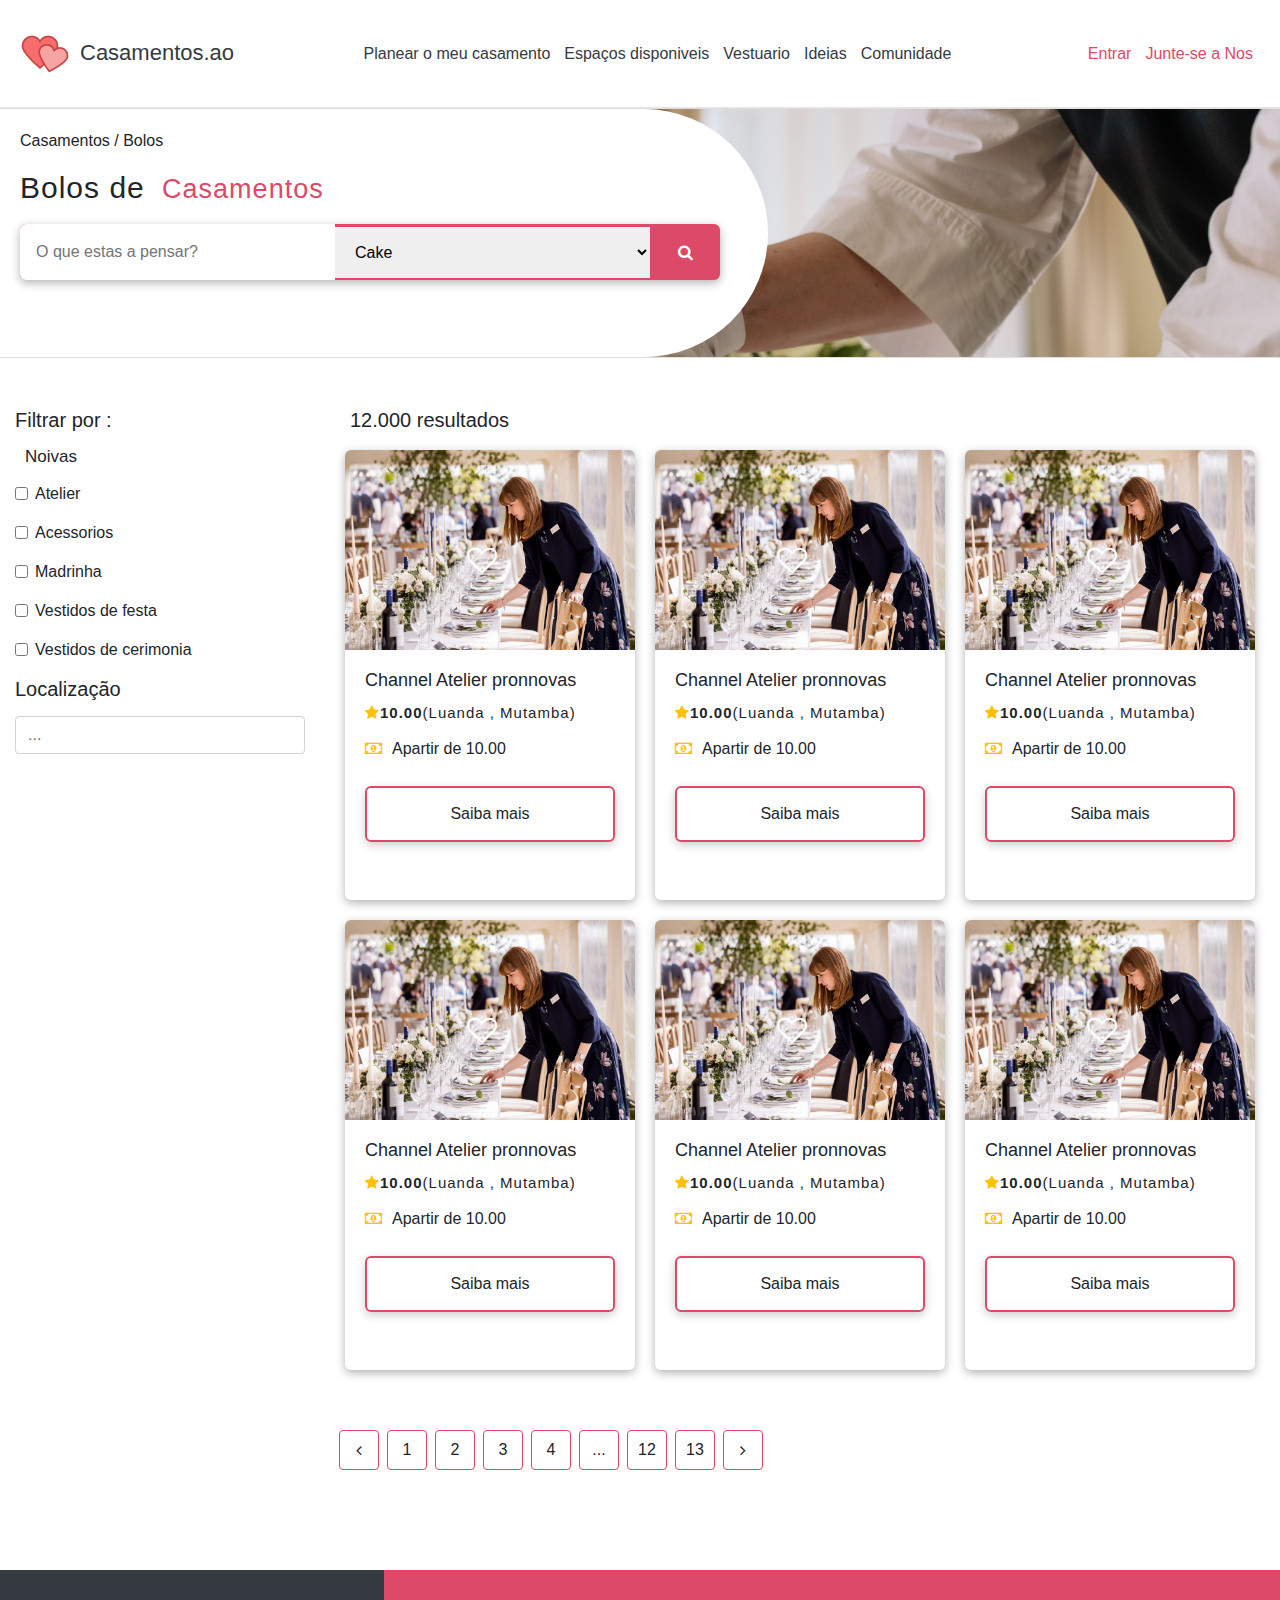
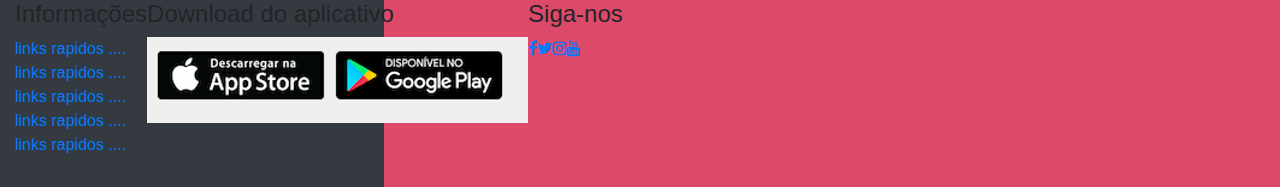
<file: search.html>
<!DOCTYPE html>
<html lang="pt">
<head>
    <meta charset="UTF-8">
    <meta http-equiv="X-UA-Compatible" content="IE=edge">
    <meta name="viewport" content="width=device-width, initial-scale=1.0">
    <link rel="shortcut icon" href="images/logo.png" type="image/x-icon">
    <link rel="stylesheet" href="css/bootstrap.css"> 
    <link rel="stylesheet" href="css/animate.css/animate.min.css">
    <link rel="stylesheet" href="css/style.css">
    <title>Casamentos.ao</title>
</head>
<body>
 <!--navbar--> 
<div class="navbar-weed">
    <div class="wrapper">
    <div class="navbar-items">
        <div class="logo-weed"><a href="index.html"><img src="images/logo.png" alt="">Casamentos.ao</a></div>
        <div class="navbar-weed-links">
            <li class="drop-item">
                <span>Planear o meu casamento</span>
                <section class="drop-menu-item">

                </section>
            </li>
            <li class="drop-item">
                <span>Espaços disponiveis</span>
                <section class="drop-menu-item">

                </section>
            </li>
            <li class="drop-item">
                <span>Vestuario</span>
                <section class="drop-menu-item">

                </section>
            </li>
            <li class="drop-item">
                <span>Ideias</span>
                <section class="drop-menu-item">

                </section>
            </li>
            <li><a href=""><span>Comunidade</span></a></li>
        </div>
        <div class="d-flex">
            <li><a href="">Entrar</a></li>
            <li><a href="">Junte-se a Nos</a></li>
        </div>
    </div>
    </div>
</div> 
<!--Search-->
<div class="search-banner">
    <div class="box">
       <span>Casamentos / Bolos</span><br/>
       <h3 class="title">Bolos de <span>Casamentos</span></h3>
       <form action="search.html" method="get">
         <input type="text" placeholder="O que estas a pensar?" minlength="3" required>
         <select   required><option value="cake">Cake</option></select>
         <button class="btn fa fa-search"></button>
     </form>
    </div>
</div>
<div class="wrapper">
   <div class="section-search">
    <form action="" class="col-lg-3">
      <div class="search-filter">
         <h5>Filtrar por :</h5>
         <ul>
            <h4>Noivas</h4>
            <ul> 
                <div class="form-check">
                    <input class="form-check-input" type="checkbox" value="" id="defaultCheck0">
                    <label class="form-check-label" for="defaultCheck0">
                        Atelier
                    </label>
                  </div>
                <div class="form-check">
                    <input class="form-check-input" type="checkbox" value="" id="defaultCheck1">
                    <label class="form-check-label" for="defaultCheck1">
                        Acessorios
                    </label>
                  </div>
                  <div class="form-check">
                    <input class="form-check-input" type="checkbox" value="" id="defaultCheck2">
                    <label class="form-check-label" for="defaultCheck2">
                        Madrinha
                    </label>
                  </div>
                  <div class="form-check">
                    <input class="form-check-input" type="checkbox" value="" id="defaultCheck3">
                    <label class="form-check-label" for="defaultCheck3">
                        Vestidos de festa
                    </label>
                  </div>
                  <div class="form-check">
                    <input class="form-check-input" type="checkbox" value="" id="defaultCheck4">
                    <label class="form-check-label" for="defaultCheck4">
                        Vestidos de cerimonia
                    </label>
                  </div>  
            </ul>
         </ul>
         <ul>
            <h5>Localização</h5>
            <ul>
               <input type="text" placeholder="..." class="form-control">
            </ul>
         </ul>
    </div>
    </form>
      <div class="search-content col-lg-9">
         <div class="col-lg-12"><h5>12.000 resultados</h5></div>
         <aside class="content-area">
             <article class="box-result">
                      <img src="./images/Golding-Redding_11.05.19_167.jpg" alt="">
                      <div class="like fa fa-heart-o"></div>
                      <div class="dets">
                         <h5>Channel Atelier pronnovas</h5>
                         <div class="reviews">
                                   <i class="fa fa-star text-warning"></i>
                                   <strong>10.00</strong>
                                   <span>(Luanda , Mutamba)</span>
                           </div>
                           <h6><i class="fa fa-money"></i>Apartir de 10.00</h6>
                           <a href="#" class="btn">Saiba mais</a>
                      </div>
             </article>
             <article class="box-result">
               <img src="./images/Golding-Redding_11.05.19_167.jpg" alt="">
                     <div class="like fa fa-heart-o"></div>
                     <div class="dets">
                        <h5>Channel Atelier pronnovas</h5>
                        <div class="reviews">
                                 <i class="fa fa-star text-warning"></i>
                                 <strong>10.00</strong>
                                 <span>(Luanda , Mutamba)</span>
                        </div>
                        <h6><i class="fa fa-money"></i>Apartir de 10.00</h6>
                        <a href="#" class="btn">Saiba mais</a>
                     </div>
            </article>
            <article class="box-result">
               <img src="./images/Golding-Redding_11.05.19_167.jpg" alt="">
               <div class="like fa fa-heart-o"></div>
               <div class="dets">
                  <h5>Channel Atelier pronnovas</h5>
                  <div class="reviews">
                           <i class="fa fa-star text-warning"></i>
                           <strong>10.00</strong>
                           <span>(Luanda , Mutamba)</span>
                  </div>
                  <h6><i class="fa fa-money"></i>Apartir de 10.00</h6>
                  <a href="#" class="btn">Saiba mais</a>
               </div>
            </article>
            <article class="box-result">
               <img src="./images/Golding-Redding_11.05.19_167.jpg" alt="">
               <div class="like fa fa-heart-o"></div>
               <div class="dets">
                  <h5>Channel Atelier pronnovas</h5>
                  <div class="reviews">
                           <i class="fa fa-star text-warning"></i>
                           <strong>10.00</strong>
                           <span>(Luanda , Mutamba)</span>
                  </div>
                  <h6><i class="fa fa-money"></i>Apartir de 10.00</h6>
                  <a href="#" class="btn">Saiba mais</a>
               </div>
      </article>
      <article class="box-result">
         <img src="./images/Golding-Redding_11.05.19_167.jpg" alt="">
         <div class="like fa fa-heart-o"></div>
         <div class="dets">
            <h5>Channel Atelier pronnovas</h5>
            <div class="reviews">
                     <i class="fa fa-star text-warning"></i>
                     <strong>10.00</strong>
                     <span>(Luanda , Mutamba)</span>
            </div>
            <h6><i class="fa fa-money"></i>Apartir de 10.00</h6>
            <a href="#" class="btn">Saiba mais</a>
         </div>
      </article>
      <article class="box-result">
         <img src="./images/Golding-Redding_11.05.19_167.jpg" alt="">
         <div class="like fa fa-heart-o"></div>
         <div class="dets">
            <h5>Channel Atelier pronnovas</h5>
            <div class="reviews">
                     <i class="fa fa-star text-warning"></i>
                     <strong>10.00</strong>
                     <span>(Luanda , Mutamba)</span>
            </div>
            <h6><i class="fa fa-money"></i>Apartir de 10.00</h6>
            <a href="#" class="btn">Saiba mais</a>
         </div>
      </article>
         </aside>
          <aside class="pagination-area">
                 <button class="btn fa fa-angle-left prevpag" page="prev"></button>
                 <a href="" class="btn" page="1">1</a>
                 <a href="" class="btn" page="2">2</a>
                 <a href="" class="btn" page="3">3</a>
                 <a href="" class="btn" page="4">4</a>
                 <a href="" class="btn" page="null">...</a>
                 <a href="" class="btn" page="12">12</a>
                 <a href="" class="btn" page="13">13</a>
                 <button class="btn fa fa-angle-right nextpage" page="next"></button>
          </aside>
      </div>
   </div>
</div>


<!--Footer-->
<footer >
   <div class="wrapper">
          <div class="row">
                   <ul>
                       <h4>Informações</h4>
                       <a href="#"><li>links rapidos ....</li></a>
                       <a href="#"><li>links rapidos ....</li></a>
                       <a href="#"><li>links rapidos ....</li></a>
                       <a href="#"><li>links rapidos ....</li></a>
                       <a href="#"><li>links rapidos ....</li></a>
                   </ul>
                   <ul>
                       <h4>Download do aplicativo</h4>
                       <li><a href=""><img src="./images/app.PNG" alt=""></a></li> 
                   </ul>
                   <ul>
                       <h4>Siga-nos</h4>
                       <div class="d-flex">
                           <a href=""><li class="icon fa fa-facebook"></li></a>
                           <a href=""><li class="icon fa fa-twitter"></li></a>
                           <a href=""><li class="icon fa fa-instagram"></li></a>
                           <a href=""><li class="icon fa fa-youtube"></li></a>
                       </div>
                   </ul>
          </div>
   </div>
</footer>
<script src="js/main.js"></script>   
</body>
</html>
</file>
<file: css/style.css>
@import url('./bootstrap.css');
@import url('./fontawesome/icon/main.min.css');
:root{
    --weed-blue:#0847bb;
    --weed-blue-dark:rgb(19, 19, 65);
    --weed-main:#dd4969;
    --weed-blue-water:rgb(239, 253, 255);
    --weed-blue-linear-left:linear-gradient(to left , #0058ff, #0091ff);
    --weed-blue-linear:linear-gradient(to right , #0058ff, #0091ff);
    --weed-light:#ffff;
    --weed-gold:rgb(236, 201, 3);
    --weed-grey:rgb(238, 238, 238);
    --weed-silver:rgb(202, 202, 202);
}


*{
    box-sizing: border-box;
    padding:0;
    margin:0;
    outline: none;
}

body , html{
    font-family: 'Poppins', sans-serif;
    text-decoration: none; 
    outline: none;
    list-style: none;
    text-decoration: none;
    outline: none;
}

body ul{
    margin:0;
    padding:0;
    list-style: none;
}


body p{
    font-weight:505;
    letter-spacing:1px;
    font-size:16px;
    line-height:30px;
}


body img, video, audio{
    width:100%; 
}
 
.wrapper{
    width:100%;
    max-width:1300px;
    margin:0 auto;  
}
 
/*NAVBAR STYLE*/
 
body .navbar-weed{
    width:100%;
    height:12vh;
    display: flex;
    align-items: center; 
    position: relative;
    border-bottom:1px solid rgb(231, 229, 229);
}

body .navbar-weed.scrolling-active,
body .navbar-weed.navbar-sticky{
    position: fixed !important;
    top:0 !important;
    left:0 !important;
    box-shadow:0 3px 10px rgba(0,0,0,0.1);
    z-index:1000;
    background:var(--weed-light);
    opacity:100;
}



body .navbar-weed .logo-weed{
    font-size:22px;
    font-weight:505;
    font-family:'Roboto', sans-serif;
}

body .navbar-weed .logo-weed a{
    color:var(--dark);
}

body .navbar-weed .logo-weed img{
    width:50px;
    margin-right: 10px;
}

body .navbar-weed .navbar-items{
   display: flex;
   align-items: center;
   justify-content: space-between;
   padding:20px;
}

body .navbar-weed .navbar-items div{
    display: flex;
    align-items: center;
    justify-content: space-around;
}

body .navbar-weed .navbar-items div li{
    margin:0 7px;
    cursor: pointer;
}

body .navbar-weed .navbar-items div li  span{
    color:var(--dark);
}


body .navbar-items .d-flex a{
    color:var(--weed-main);
}


/* Mega menu*/

body .drop-menu-item.active{
    position: fixed;
    top:12vh;
    left:0;
    width:100%;
    height:auto;
    min-height:300px;
    max-height:500px;
    background-color: var(--weed-light);
    box-shadow:0 3px 10px rgba(0,0,0,0.1); 
    z-index:1000 !important;
    opacity:102;
    transition:all 1s ease-in-out;
    cursor: unset;
}

body .drop-menu-item.active svg{
    transform: rotate(-180deg); 
    margin-bottom: -770px;
}


body .drop-menu-item .drop-menu-container{
    border:1px solid whitesmoke;
    width:100%;
    height:100%;
    padding:20px;
}





/*HERO STYLE*/


.hero-weed{
  position: relative; 
  margin-bottom:30px;
  height:100vh;
}


 

.hero-weed .hero-over{
    width:100%;
    height:90vh;
    position: absolute;
    top:0;
    left:0; 
    padding:20px;
    color:var(--weed-light);
    background:rgba(0,0,0,0.3);
    display: flex;
    flex-direction: column;
    align-items: center;
    justify-content: center;
}

.hero-weed .slide  img{
    height:90vh;
    object-fit: cover;
}


.hero-weed .hero-over .hero-search form{
    background:var(--weed-light);
    border-radius:6px;
    overflow: hidden;
    box-shadow:0 3px 10px rgba(0,0,0,0.3);
    max-width:700px;
    display: flex;
    align-items: center;
    padding:0;
    background:var(--weed-main);
    margin:0 auto;
    z-index: 100;
}

.hero-weed .hero-over .hero-search input{
    padding:15px;
    border: none;
    width:90%;
}

.hero-weed .hero-over .hero-search form .btn{
    background:var(--weed-main);
    color:var(--weed-light);
    padding:15px;
    font-size:20px;
    width:10%;
}
 

.hero-weed .hero-over .hero-controls,
.hero-weed .hero-over .hero-search {
    width:100%;
    margin:10px 0;
    text-align: center;
}


.hero-weed .hero-over .hero-search .search-container{
    max-width:700px; 
    margin:0 auto;
    position: relative; 
}

.hero-weed .hero-over .hero-search .search-container .auto-complete{
    position: absolute;
    top: 50px;
    padding-top: 3px;
    left:0;
    width:100%; 
    max-height: 200px;
    background:var(--weed-light);
    overflow-y: scroll;
    border-bottom-right-radius:6px;
    border-bottom-left-radius:6px; 
    transition:all 1s ease-in-out;
    opacity: 1;
    z-index: 10;
    display: none;
}

.hero-weed .hero-over .hero-search .search-container 
.auto-complete::-webkit-scrollbar{
    width:0;
    background: transparent;
}

.hero-weed .hero-over .hero-search .search-container 
.auto-complete .founded-item{
    padding:14px 10px; 
    border-bottom:1px dashed rgb(218, 217, 217);
    cursor: pointer; 
    text-align: left;
    transition:all 1s ease-in-out;
    opacity: 1;
    position: relative;
    overflow: hidden;
}

.hero-weed .hero-over .hero-search .search-container 
.auto-complete .founded-item h6.title,
.hero-weed .hero-over .hero-search .search-container 
.auto-complete .founded-item h6.title span{
    font-size:15px;
    text-align: left;
    margin:0;
}

 
.hero-weed .hero-over .hero-search .search-container 
.auto-complete .founded-item h6.title{
    color:var(--dark);
}

.hero-weed .hero-over .hero-search .search-container 
.auto-complete .founded-item small{
    font-size:14px;
    color:var(--secondary);
}




.hero-weed .hero-over .hero-search .search-container 
.auto-complete .founded-item img{
   position: absolute;
   top: 40%;
   right:10px;
   width:25px;
   height: 25px;
}





 
.hero-weed .hero-over .wrapper{
    text-align: center;
}

 
.hero-weed .hero-over  p{
    max-width:1100px;
}


.hero-weed  .hero-controls{
    width:80px;
    max-width:100px !important; 
    padding:10px;
    position: absolute;
    left:20px;
}


.hero-weed .hero-controls ul li{
    width:18px;
    border-radius:100%;
    height:18px;
    cursor: pointer;
    margin:10px 0;
    background:var(--weed-light);
    box-shadow:0 3px 10px rgba(0,0,0,0.3);
    transition: all  1s ease; 
}

 

.hero-weed .hero-controls ul li.active{
    background: var(--weed-main);
    transform: scale(1.2);
    border:2px solid var(--weed-light);
}

.hero-weed .hero-slider-author .box{
    transition: all  1s ease;
}

.hero-weed  .box a{
    color:var(--weed-light);
    font-size:15px;
    font-weight:505;
    letter-spacing:1px;
}


.hero-weed .hero-slider-author{ 
    position: absolute;
    top:20px;
    right:20px; 
}



.hero-weed .hero-slider-author span{
    font-size:17px; 
    z-index: 1;
}

.hero-weed .hero-slider-author .box  li{
    margin-top: 8px;
    display: flex; 
    align-items: center;
    z-index: 1;
}

.hero-weed .hero-slider-author img{
    width: 40px;
    height:40px;
    object-fit: cover;
    border:3px solid var(--weed-light);
    box-shadow:0 3px 10px rgba(0,0,0,0.3);
    margin-left:10px;
}


.hero-weed .hero-down{
    position: absolute;
    bottom:20px;
    right:20px;
    font-size:17px;
    z-index:1;
    display: flex;
    align-items: center;
    color:var(--weed-light);
}

.hero-weed .hero-down .fa{
    font-size:25px;
    margin-right:10px;
    text-shadow:0 3px 10px rgba(0,0,0,0.3);
    color: var(--weed-main);
}

.hero-weed .hero-down .fa-heart{
    position: relative;
}



/* Text area*/

body .title{
    font-size:30px;
    letter-spacing:1px;
    line-height:30px;
    margin:20px 0;
    text-align: center;
    max-width:650px;
    font-weight:501;
}

body .title span{
    font-size:27px;
    margin:0 8px;
    color:var(--weed-main);
}

body .Inner-text-weed{
    position: relative;
    display: flex; 
    margin:20px 0;
}


body .column{
    width:100%;
    display: flex;
    align-items: center;
    justify-content: center;
    flex-direction: column;
    text-align: center;
}
 
body  div .heart-float{ 
    background-image: url('../images/icons/hearts.png');
    background-repeat: no-repeat;
    width:70px;
    height:70px;
    background-size: cover;
    transform: rotate(10deg);
    position: absolute;
    top:20px;
    transition:all 1s ease-in-out; 
}

body .anpop{
    animation:pop 7s ease-in-out infinite;
}

@keyframes pop {
    0%{
        transform: scale(1);
    }
 30%{
     transform: scale(1.2);
 }
 60%{
     transform: scale(1.1);
 }
 90%{
     transform: scale(1.2);
 }
}
 
body  div .heart-float.left{
    left:20px;
}

body  div .heart-float.right{
    right:20px;
}


body .description{
    font-size:17px;
    letter-spacing:1px;
    max-width:700px;
    color:var(--secondary);
}

body .description .fa{
    color:var(--weed-main);
    font-size:15px;
    margin:0 2px;
}
 

/*Tools Area */

body .tools-area{
    margin:20px 0; 
}
 

body .tools-area  .tools-content{
   display: flex;
   align-items: center;
   justify-content: center; 
   flex-wrap: wrap;
   text-align: center;
   padding:50px 0;
}

body  .tools-area .tool-card{
    max-width:220px; 
    margin:10px;
}

body  .tools-area .tool-card img{
    width:60px;
}

body  .tools-area .tool-card  h3{
    font-size:17px;
    margin:10px 0;
    max-width:230px;
    line-height:31px;
    color:var(--dark);
}

 /*inspired" */

 body .inspired{
     width:100%;
     margin:20px 0;
 }

 body div .bg-white{
     display: flex;
     align-items: center;
     justify-content: center;
     text-align: center;
     flex-direction: column; 
 }

 body .inspired .cards-container{
     display: flex;
     align-items: center;   
     margin:20px 0; 
    padding:0 30px;
    position: relative;
}


body .inspired .cards-container .card-ip{
    width:290px;
    height:400px;
    margin:10px 10px; 
    background:var(--weed-light);
    border-radius:6px;
    box-shadow:0 3px 10px rgba(0,0,0,0.3);
    position: relative;
    overflow: hidden;
}

body .inspired .cards-container  .card-ip img{
   object-fit: cover;
   height: 200px;
}

body .inspired .cards-container  .card-ip .det{
    padding:20px; 
}

body .inspired .cards-container  .card-ip .price{ 
    height:30px;
    border-radius:6px;
    padding:5px 20px;
    display: flex;
    align-items: center;
    justify-content: center;
    color:var(--weed-light);
    font-size:16px;
    font-weight:550;
    background-color: var(--weed-main); 
    position: absolute;
    right: 10px;
    top:10px;
}

body .inspired .cards-container  .card-ip span{
    font-size: 16px;
    color:var(--weed-main);
    margin-bottom:10px;
}

body .inspired .cards-container  .card-ip span i{
    margin-right:6px;
}

body .inspired .cards-container  .card-ip h3{
    font-size: 20px;
    font-weight:450;
    margin:10px 0;
    color:var(--dark);
}

body .inspired .cards-container  .card-ip  .d-flex{
    margin:15px 0;
    align-items: center; 
    letter-spacing:10px;
    font-size: 18px;
    color:var(--warning);
}


body .inspired .cards-container  .card-ip small{
    float: right;
    margin-right:10px;
    font-size:17px; 
    margin-top:-10px;
}

body .inspired   .controls{
    display: flex;
    align-items: center;
    margin-left:20px;
}

body .inspired   .controls .fa{
    width:30px;
    height:30px;
    background:var(--weed-main);
    font-size: 20px;
    display: flex;
    align-items: center;
    justify-content: center;
    color:var(--weed-light);
    font-weight:550;
    border-radius:100%;
    box-shadow:0 3px 10px rgba(0,0,0,0.3);
    cursor: pointer; 
    margin:0 5px;
}
/*Real weeds */


body .real-weeds{
   margin-top:50px;
   margin-bottom:40px;
}

body .real-weeds  .weeds-gallery {
    display: flex; 
    flex-wrap: wrap;
    margin-top:20px;
}

body .real-weeds  .weeds-gallery .gal-box{
    height:600px;
    width: 400px;
    overflow: hidden;
    position: relative;
    margin:10px;
    border-radius:5px;
    color: var(--weed-light);
}


body .real-weeds  .weeds-gallery .gal-box .over-gal-box{
    position: absolute;
    top:0;
    left: 0;
    padding:20px;
    height:100%;
    width:100%;
    background:rgba(0,0,0,0.2);
}

body .real-weeds  .weeds-gallery  a{
    color: var(--weed-light);
    z-index:10;
    float: right;
    position: absolute;
    right:20px;
    bottom:20px;
}

body .real-weeds  .weeds-gallery .box-author img{
    width:40px;
    height:40px;
    border-radius:100%;
    border:2px solid var(--weed-light);
}

body .real-weeds  .weeds-gallery .tree .two{ 
    width: 400px;
    display: flex;
    align-items: center;
    flex-direction: column;
}

body .real-weeds  .weeds-gallery  .tree .two article:nth-child(1),
body .real-weeds  .weeds-gallery .tree  .two article:nth-child(2),
body .real-weeds  .weeds-gallery  .two article .wall {
     height:290px;
} 
 
body .real-weeds  .weeds-gallery  article .over-gal-box span i{
    color: var(--weed-main);
    margin-right:10px;
}

body .real-weeds  .weeds-gallery  article .over-gal-box h4{
    font-size:24px;
    margin-top:10px;
}

body .real-weeds  .weeds-gallery  article .over-gal-box{
    transition:all 1s ease-in-out;
    opacity:0;
}

body .real-weeds  .weeds-gallery  article:hover .over-gal-box{
    opacity:10;
}


/* Ideias*/

body .ideias-weed{
  margin-top:40px;
}

body .ideias-weed .ideias-area{
    display: flex;
    align-items: center;
    justify-content: center;
    margin:20px 0;
}


body .ideias-weed .ideias-area .box-ideia{
    width:240px;
    margin:10px;
    text-align: center;
}

body .ideias-weed .ideias-area .box-ideia img{
    width: 100px;
    height:100px;
    margin:20px 0;
    border-radius:100%;
}

/* Catalogs */

body .catalogs-weed{
    margin-top: 50px;
}

body .catalogs-weed .catalogs-header{
    display: flex;
    align-items: center;
    justify-content: center;
    margin:20px 0;
}

body .catalogs-weed .catalogs-header ul{
    display: flex;
    align-items: center;
    justify-content: center;
    flex-wrap: wrap;
    cursor: pointer;
    max-width:1000px;
}



body .catalogs-weed .catalogs-header li{
  padding:10px 30px;
  margin:10px;
  display: flex;
  justify-content: center;
  align-items: center;
  font-size:17px;
  color:var(--dark);
  font-weight:500;
  border:2px dashed var(--weed-main);
  border-radius:6px;
  transition:all 1s ease-in-out;
}

body .catalogs-weed .catalogs-header li:hover{
  background:var(--weed-main);
  border-color: transparent;
  color:var(--weed-light);
}

body .catalogs-weed .catalogs-body{
    display: flex;
    align-items: center;
    flex-wrap: wrap;
    justify-content: center;
}

body .catalogs-weed .catalogs-body .cat-box{
    overflow: hidden;
    width:250px;
    min-height:300px;
    margin:10px;
}

body .catalogs-weed .catalogs-body .cat-box img{
    border-radius:6px;
    height:350px;
}


body .catalogs-weed .catalogs-body .cat-box h3{
    font-size:20px;
    color:var(--dark);
    margin-top:10px;
}

body .catalogs-weed .catalogs-body{
    margin-bottom:50px;
}

/* Dream country**/


body .dream_country{
    margin:50px 0;
}


body .dream-country  .dream-country-container{
    display: flex;
    align-items: center;
    justify-content: center; 
    margin-bottom:50px;
}

body .dream-country-container  .dream-box{
    position: relative;
    overflow: hidden;
    width:250px;
    height:300px;
    margin: 10px;
}

body .dream-country-container  .dream-box .dream-box-overlay{
    position: absolute;
    top:0;
    left:0;
    width:100%;
    height:100%;
    padding:10px;
    border-radius:6px;
    background:rgba(0,0,0,0.3);
    text-align: center;
    display: flex;
    align-items: center;
    justify-content: center;
    font-size:20px;
    font-weight:505;
    letter-spacing:1px;
}

body .dream-country-container  .dream-box img{
    height:300px;
    object-fit: cover;
}

body .dream-country-container  .dream-box span{
  color: var(--weed-light);
}

body .dream_country  .controls{
    display: flex;
    align-items: center;
    margin-left:20px;
}

body .dream_country   .controls .fa{
    width:30px;
    height:30px;
    background:var(--weed-main);
    font-size: 20px;
    display: flex;
    align-items: center;
    justify-content: center;
    color:var(--weed-light);
    font-weight:550;
    border-radius:100%;
    box-shadow:0 3px 10px rgba(0,0,0,0.3);
    cursor: pointer; 
    margin:0 5px;
}


/* Footer */

body footer{
    padding:30px;
    background:linear-gradient(90deg , var(--dark) 30% , var(--weed-main) 25% 60%, var(--weed-main) 30%);
   position: relative;
}

 





/*Search */

body .search-banner{
    background-image: url('../images/bl.jpg');
    height: 250px;
    background-size: cover;
    background-repeat: no-repeat;
    border-top:1px solid rgb(226, 222, 222);
    border-bottom:1px solid rgb(226, 222, 222);
}

body .section-search{
    display: flex;
    flex-wrap: wrap;
    margin-top:50px;
    margin-bottom:50px;
}


body .section-search .content-area{
    width:100%; 
    display: flex;
    align-items: center;
    flex-wrap: wrap;
}

body .section-search .box-result{
    width:290px;
    height:450px;
    margin:10px;
    background:var(--weed-light);
    box-shadow:0 3px 10px rgba(0,0,0,0.3);
    border-radius:6px;
    transition:all 1s ease-in-out;
    overflow: hidden;
    position: relative;
}

body .section-search .box-result .fa-heart-o{
    position: absolute;
    top:80px;
    left:37%;
    color: var(--weed-light) !important;
    font-size:30px;
    cursor: pointer;
    transition:all 1s ease-in-out;
    width:60px;
    height:60px;
    border-radius:100%;
    box-shadow:0 3px 10px rgba(0,0,0,0.2);
    display: flex;
    align-items: center;
    justify-content: center;
}

body .section-search .box-result .fa-heart-o:hover{
    transform: scale(1.2);
    background: var(--weed-main) !important;
}



body .section-search .box-result img{
    height: 200px;
}


body .section-search  .box-result .dets{
    padding:20px;
}


body .section-search .box-result h5{
    font-size:18px;
    margin-bottom:10px;
}

body .section-search .box-result .reviews{
    display: flex;
    align-items: center;
    font-size:15px;
    letter-spacing:1px;
    margin-bottom:15px;
}

body .section-search .box-result .dets  .fa{
    color: var(--warning);
}

body .section-search .box-result h6 i{
   margin-right:10px;
}

body .section-search .box-result .btn{
    border:2px solid var(--weed-main);
    width:100%;
    margin-top:20px;
    padding:14px;
    border-radius:6px;
    box-shadow:0 3px 10px rgba(0,0,0,0.2);
    cursor: pointer;
    transition:all 1s ease-in-out;
}

body .section-search .box-result .btn:hover{
    border:2px dashed var(--dark);
    background:var(--weed-main);
    color:var(--dark);
}


body .search-banner .box{
    width:60%;
background-color:var(--weed-light);
height:100%;
border-top-right-radius:250px;
border-bottom-right-radius:250px;
padding:20px;
}



body .search-banner  form{
    background:var(--weed-light);
    border-radius:6px;
    overflow: hidden;
    box-shadow:0 3px 10px rgba(0,0,0,0.3);
    max-width:700px;
    display: flex;
    align-items: center;
    padding:0;
    background:var(--weed-main); 
    height:56px;
}

body .search-banner   input,
body .search-banner select{
    padding:16px;
    border: none;
    width:45%;
}

.body .search-banner  form .btn{
    background:var(--weed-main);
    color:var(--weed-light);
    padding:15px;
    font-size:20px;
    width:10%;
}


body .search-banner .box  .title{
    text-align: left;
}

body .search-banner .btn{
    display: flex;
    align-items: center;
    justify-content: center;
    color:var(--weed-light); 
    width:10%;
}

body .search-filter h5{
    font-size:20px;
    font-weight:500;
    margin-bottom:15px;
}


body .search-filter h4{
    font-size:17px;
    margin:10px;
}

body .search-filter  ul .form-check{
    margin:15px 0; 
    border-radius:10px;
    font-size:16px;
    cursor: pointer;
    transition:all 1s ease-in-out; 
}
 


body .pagination-area {
    display: flex;
    align-items: center;
    margin:40px 0;
}


body .pagination-area .btn{
    border:1px solid var(--weed-main);
    margin:10px 4px;
    cursor: pointer;
    display: flex;
    align-items: center;
    justify-content: center; 
    width:40px;
    height:40px;
}

body .pagination-area .btn.prev,
body .pagination-area .btn.next{
    background:var(--weed-main);
    color:var(--weed-light);
}

body  #signin-form  .fa-heart{
    font-size:55px;
    color: var(--weed-main);
    position: absolute;
    top:-70px;
    left:-24px;
    transform:rotate(-45deg);
}

 body #signin-form img{
     width: 20px;
     height:20px;
 }

 body #signin-form h2{
     font-size:24px;
     font-weight:500;
 }

 body #signin-form p{
     font-size:15px;
 }

 body #signin-form h2  ,
 body #signin-form p{
     text-align: center;
 }

 body #signin-form .bar{
     width:100%;
     position: relative;
 }

 body #signin-form .bar::before,
 body #signin-form .bar::after{
   content: '';
    position: absolute;
     top:50%; 
     height:1px;
     background-color: rgb(202, 202, 202);
     min-width:40%;
 }

 body #signin-form .bar::before{
     left:0;
 }

 body #signin-form .bar::after{
     right:0;
 }

 body #signin-form .input-group-text{
     min-width: 40px;
     max-width: 40px;
     background:var(--weed-main);
     color:var(--weed-light);
     font-weight:505;
     font-size:17px;
 }

 body #signin-form .btn.col{
     background:var(--secondary);
     margin:20px 0;
     transition:all 1s ease-in-out;
 }

 body #signin-form .btn.col:hover{
     background:var(--weed-main);
 }

 body #signin-form .g-btn{
     width:100%;
     padding:10px;
     text-align: center;
     display: flex;
     align-items: center;
     justify-content: center;
     background:rgba(253, 156, 253, 0.4);
 }

 body #signin-form  .g-btn img{
     margin-right:8px;
 }

 body #signin-form  span a{
     margin:0 5px;
 }

 /*Ideias weed */

 body .ideias-weed-page{
     margin:50px 0;
 }

 body .ideias-weed-page .description{
     width:100%;
     max-width:100% !important;
     font-size:16px;
 }

 body .ideias-weed-page .big-box{
     width:100%;
 }

 body .ideias-weed-page .big-box video{
     width:100%;
     max-width:700px;
     margin:20px 0;
 }


 body .ideias-weed-page .ideais-articles-boxes{

 }

 body .ideias-weed-page .article-box{
     margin:10px 17px; 
     border:1px solid rgb(241, 238, 238);
     border-radius: 15px;
     padding:20px;
     transition:all 1s ease-in-out;
     height:550px;
     position: relative;
     box-shadow:0 3px 10px rgba(0,0,0,0.1);
 }

 body .ideias-weed-page .article-box img{
     border-radius:10px;
     height:250px;
     width:100%;
 }

 body .ideias-weed-page .article-box .badge{
     z-index:100;
     opacity: 10;
     display: block;
     background-color: var(--weed-main);
     margin:10px;
     max-width:150px;
     position: absolute;
     top:25px;
     left:55px;
     padding:6px 15px;
     font-size:12px;
     letter-spacing:1px;
     font-weight:505;
 }

 body .ideias-weed-page .article-box .fa-heart{
     position: absolute;
     top: 25px;
     left: 25px;
     margin:10px;
     font-size:25px;
     color:var(--weed-main);
     font-weight:500;
 }

 body .ideias-weed-page .article-box .fa-heart-o{
    position: absolute; 
    left:5px;
    top:4.5px;
    font-size:15px;
    color:var(--weed-light);
    font-weight:505;
}

body .ideias-weed-page
 .article-box .author-name  {
     font-size:16px;
     text-transform: uppercase;
     margin:13px 0;
     letter-spacing:1px;
 }

 body .ideias-weed-page .article-box
 h5{
     font-weight:550;
     color:var(--dark);
     font-size:18px;
     letter-spacing:1px;
     margin:10px 0;
     transition:all 1s ease-in-out;
 }

 body .ideias-weed-page .article-box .description{
     font-size:15px;
 }

 body .ideias-weed-page .article-box h5:hover{
     color:var(--weed-main);
 }


/*Contacts  */

 body .contact-container{
     display: flex;
     flex-wrap: wrap;
 }

 
 body .contact-container 
 .col-lg-5 img{
   /*  margin-bottom:-780px;*/
     z-index:-1 !important; 
     background: linear-gradient(rgba(0,130,170,0),rgba(0,130,170,1));
 }

 body .contact-container .btn-send{
     background:var(--weed-main);
     padding:10px 25px;
     float: right;
     transition:all 1s ease-in-out;
 }

 body .contact-container .btn-send:hover{
     border:3px dashed var(--dark);
 }
 
 body .contact-container .btn-send .fa{
  margin-left:6px;
 }

 /* hero register **/

 body .hero-register{
     width:100%;
     position: relative; 
     height:50vh
 }

 body .hero-register img{
     object-fit: cover;
     height: 50vh; 
 }


 body .hero-register .overlay{
     width:100%;
     height:50vh;
     background-color: rgba(0,0,0,0.2);
     position: absolute;
     top:0;
     left:0;
     text-align: center;
     padding:20px;
 }

 body .hero-register .steps-header{
     width:100%;
     max-width:600px;
     margin:0 auto;
     display: flex;
     justify-content: space-between; 
     position: relative;
 }

 body .hero-register .steps-header li{
     font-size:20px;
     position: relative;
     font-size:16px;
     font-weight:600;
     margin:0 10px;
     z-index:100;
     cursor: pointer;
 }

 body .hero-register .steps-header li .fa{
     position: absolute;
     font-size:55px;
     color: var(--weed-main);
     position: absolute;
     left: -22px;
     top:-14px;
 }

 body .hero-register .overlay  h1{
     font-size:40px;
     color:var(--weed-light);
     margin:50px 0;
 }


 body .hero-register .steps-effect{
     margin-top: 180px;
     position: relative;
 }

body .steps-container .steps-body{
    padding:10px;
    border:2px solid red;
    min-height:40vh;
    margin-top:100px;
}
</file>
